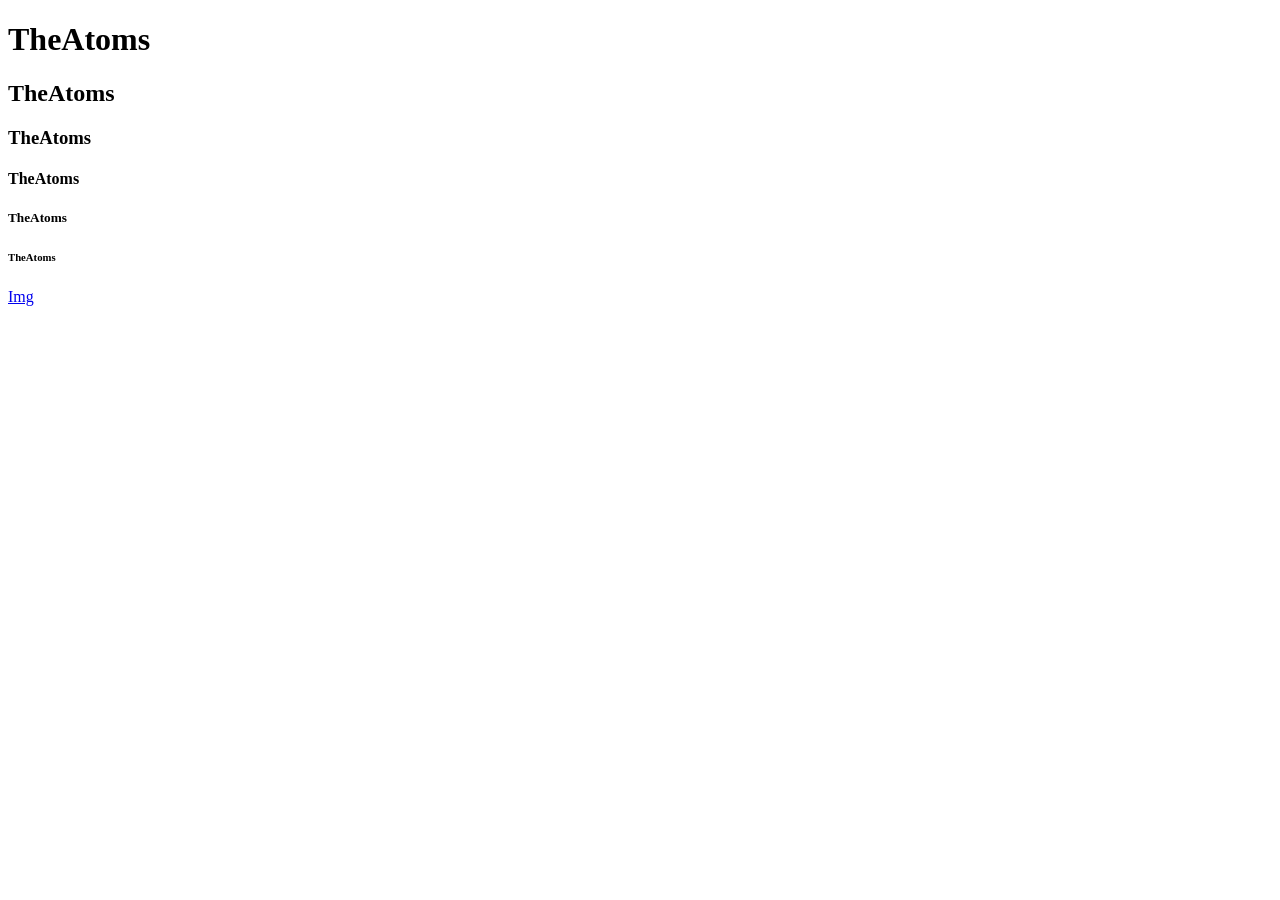
<file: Code Files/2. HTML Basics/index.html>
<!DOCTYPE html>
<html lang="en">
<head>
    <meta charset="UTF-8">
    <meta name="viewport" content="width=device-width, initial-scale=1.0">
    <title>My First Website</title>
</head>
<body>
    <h1>TheAtoms</h1>
    <h2>TheAtoms</h2>
    <h3>TheAtoms</h3>
    <h4>TheAtoms</h4>
    <h5>TheAtoms</h5>
    <h6>TheAtoms</h6>

    <!-- alt + shift + downarrow / alt + shift + uparrow
    option + shift + downarrow / option + shift + uparrow -->

    <!-- <img style="height: 300px; width: 400px;" src="./htmlImg.jpg" alt="HTML Img">

    <hr>

    <br/>
    <br/>
    <br/>
    <br/>
    
    <p><i>T</i>he<b>A</b>toms</p>
    <p>Frontend web dev</p>
    <p><i>Frontend web dev</i></p>

    <p>H<sub>2</sub>O</p>
    <p>2<sup>2</sup> = 4</p>
    
    <img style="height: 300px; width: 400px;" src="./htmlImg.jpg" alt="HTML Img">
    
    <br/>
    <br/>
    <br/>
    <br/>

    <img style="height: 300px; width: 400px;" src="./htmlImg.jpg" alt="HTML Img">

    <hr/>

    <ol>

    </ol> -->

    <!-- <video controls>
        <source src="./flowerVideo.webm" type="video/webm"/>
    </video> -->

    <a href="https://unsplash.com/photos/a-computer-screen-with-the-word-html-on-it-wUbNvDTsOIc">Img</a>
</body>
</html>
</file>
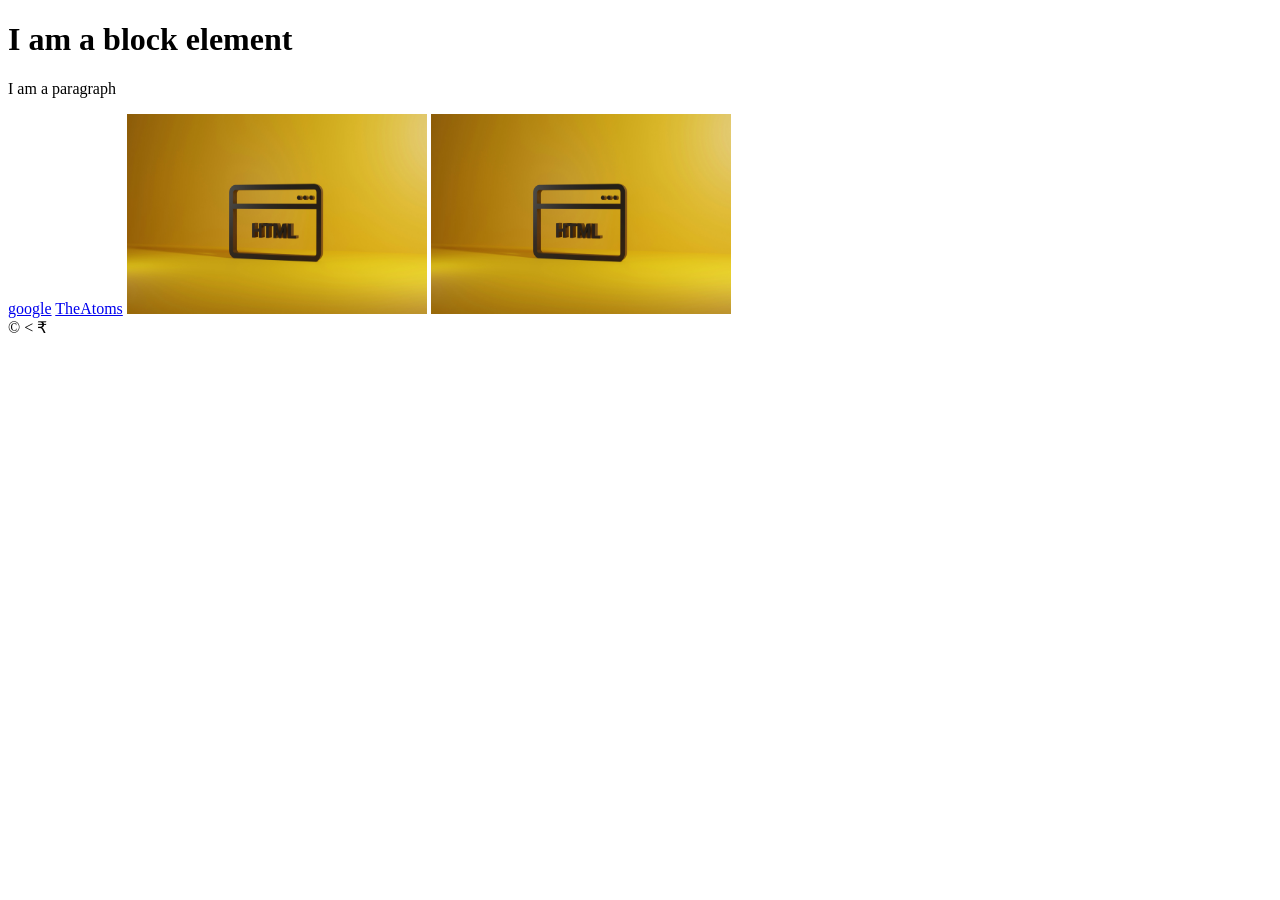
<file: Code Files/3. HTML Intermediate/index.html>
<!DOCTYPE html>
<html lang="en">
<head>
    <meta charset="UTF-8">
    <meta name="viewport" content="width=device-width, initial-scale=1.0">
    <title>Demo</title>
</head>
<body>
    <!-- Block element -->
    
    <div>
        <h1>I am a block element</h1>
        <p>I am a paragraph</p>
    </div>

    <!-- Inline Element -->
    <span>
        <a href="https://www.google.com/">google</a>
        <a href="https://www.google.com/">TheAtoms</a>
    
        <img style="width: 300px; height: 200px;" src="./htmlImg.jpg" alt="HTML Image">
        <img style="width: 300px; height: 200px;" src="./htmlImg.jpg" alt="HTML Image">
    </span>
    
    <br>

    &copy;
    &lt;
    &#8377;

    
</body>
</html>
</file>
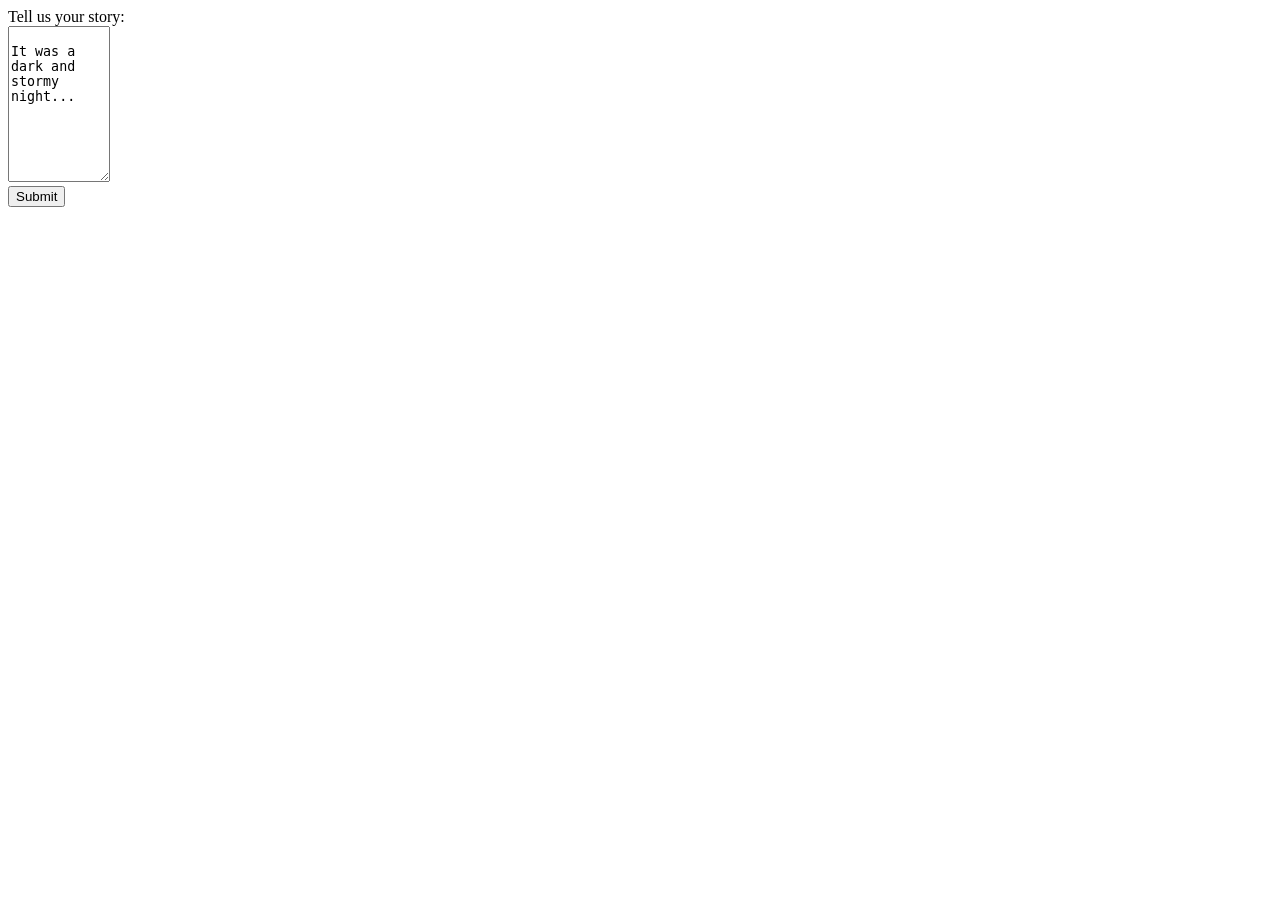
<file: Code Files/4. HTML Advanced/index.html>
<!DOCTYPE html>
<html lang="en">
<head>
    <meta charset="UTF-8">
    <meta name="viewport" content="width=device-width, initial-scale=1.0">
    <title>Exploring Forms</title>
</head>
<body>
    <!-- <form action="./index.js">
       <label for="username">Username</label>
       <input name="user" id="username" type="text" placeholder="username">

       <br>
       <br>

       <label for="password">Password</label>
       <input name="password" id="password" type="password" placeholder="password">
        <br>
        <br>

       <button>Submit</button>
    </form> -->


    <form action="./index.js">
        <label for="story">Tell us your story:</label>
        <br>
        <textarea name="story..." id="story" rows="10" cols="10">
            It was a dark and stormy night...
        </textarea>

        <br>
        <button>Submit</button>
    </form>
</body>
</html>
</file>
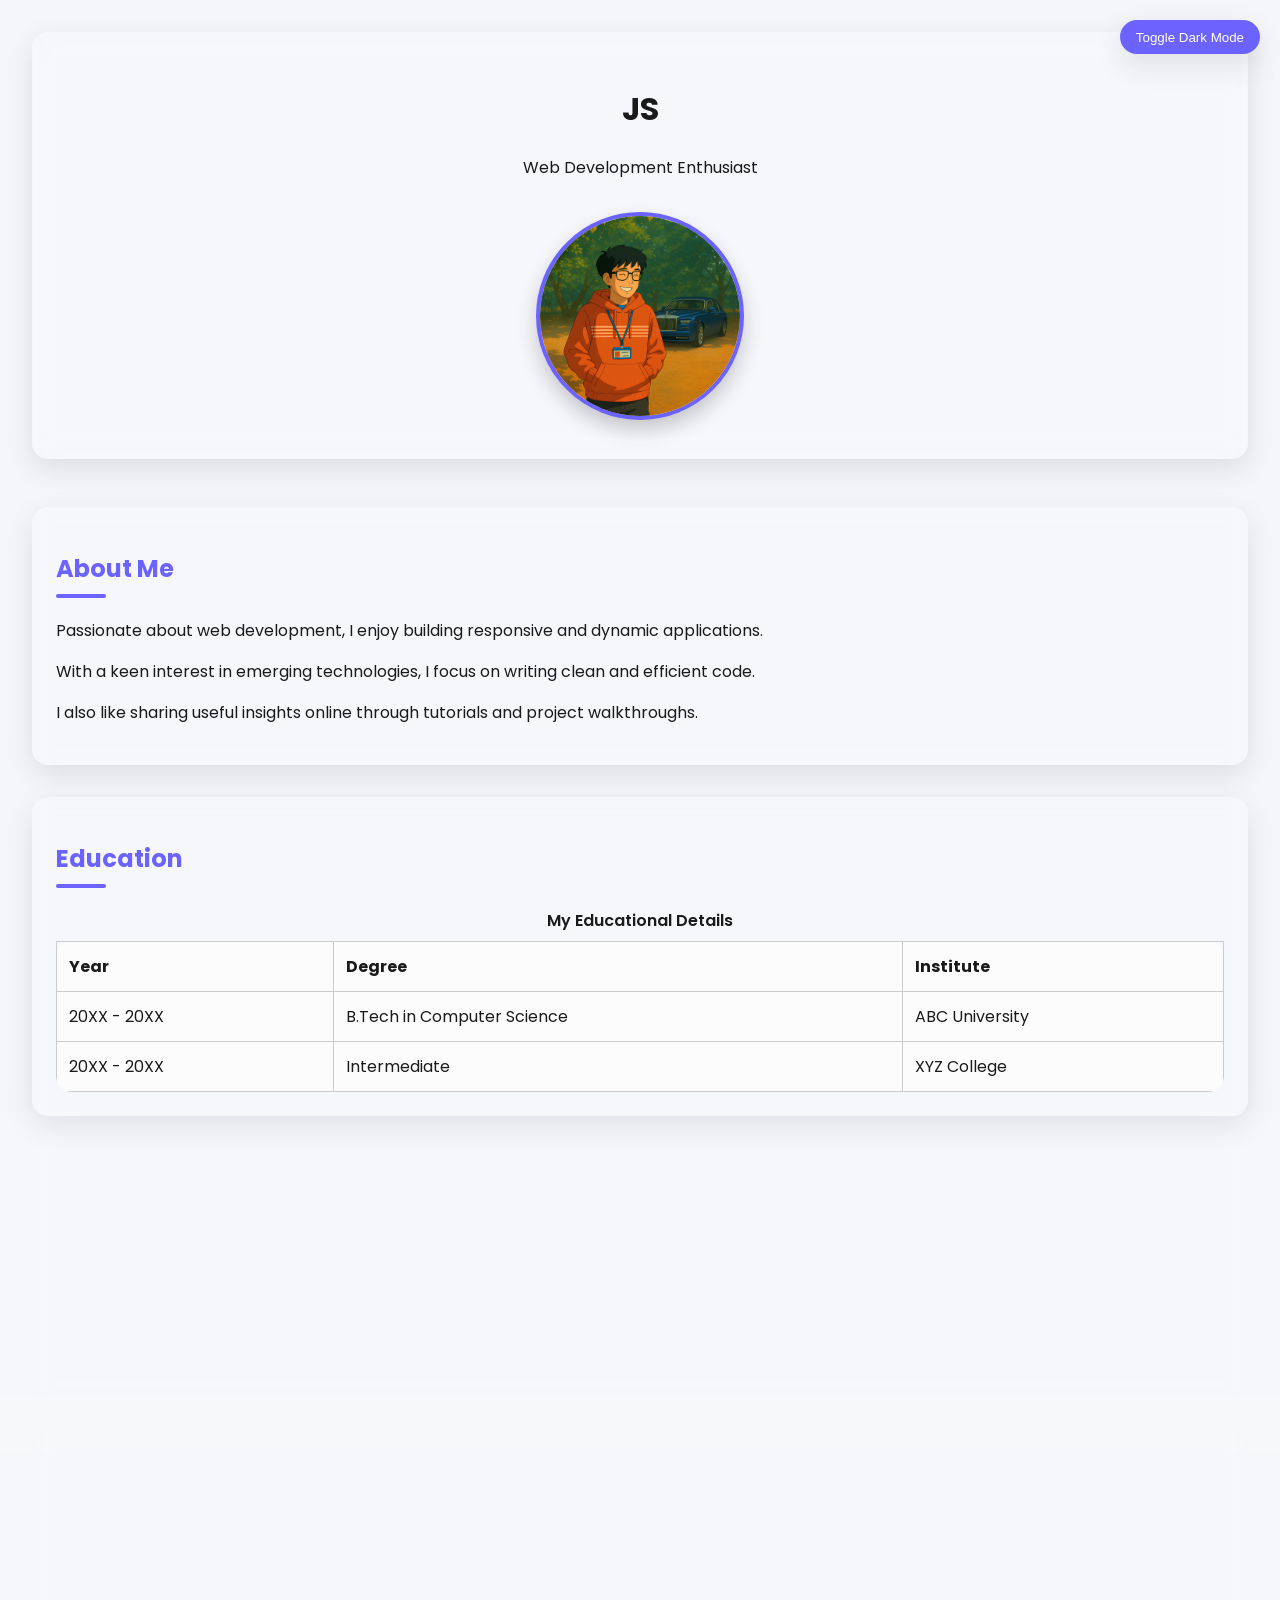
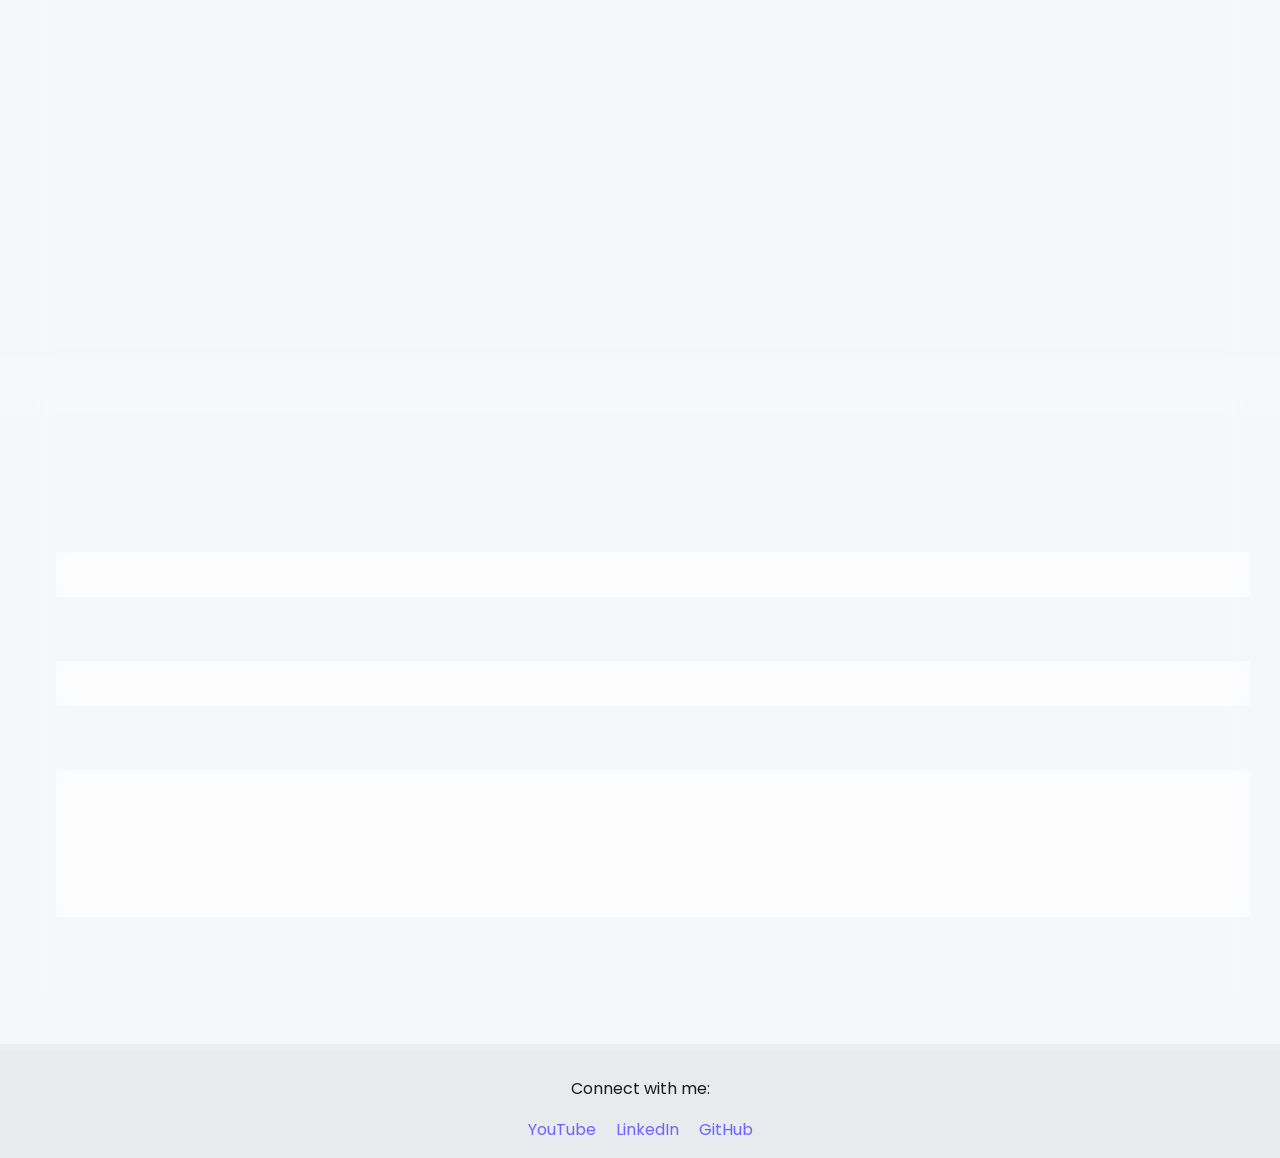
<file: Code Files/5. HTML MiniProject/index.html>
<!DOCTYPE html>
<html lang="en">
<head>
  <meta charset="UTF-8" />
  <meta name="viewport" content="width=device-width, initial-scale=1.0"/>
  <title>JS | Portfolio</title>
  <link rel="stylesheet" href="./styles.css" />
  <link rel="preconnect" href="https://fonts.googleapis.com">
  <link rel="preconnect" href="https://fonts.gstatic.com" crossorigin>
  <link href="https://fonts.googleapis.com/css2?family=Poppins:wght@400;600&display=swap" rel="stylesheet">
</head>
<body>
  
  <!-- Dark Mode Toggle -->
  <button id="darkToggle">Toggle Dark Mode</button>

  <!-- Header Section -->
  <header>
    <h1>JS</h1>
    <p>Web Development Enthusiast</p>
    <img src="./JS.png" alt="John Smith" class="profile-img" />
  </header>

  <main>

    <!-- About Me -->
    <section>
      <h2>About Me</h2>
      <p>Passionate about web development, I enjoy building responsive and dynamic applications.</p>
      <p>With a keen interest in emerging technologies, I focus on writing clean and efficient code.</p>
      <p>I also like sharing useful insights online through tutorials and project walkthroughs.</p>
    </section>

    <!-- Education -->
    <section>
      <h2>Education</h2>
      <table>
        <caption>My Educational Details</caption>
        <thead>
          <tr>
            <th>Year</th>
            <th>Degree</th>
            <th>Institute</th>
          </tr>
        </thead>
        <tbody>
          <tr>
            <td>20XX - 20XX</td>
            <td>B.Tech in Computer Science</td>
            <td>ABC University</td>
          </tr>
          <tr>
            <td>20XX - 20XX</td>
            <td>Intermediate</td>
            <td>XYZ College</td>
          </tr>
        </tbody>
      </table>
    </section>

    <!-- Skills -->
    <section>
      <h2>Skills</h2>
      <ul>
        <li>HTML</li>
        <li>CSS</li>
        <li>JavaScript</li>
        <li>C Language</li>
      </ul>
    </section>

    <!-- Projects -->
    <section>
      <h2>Projects</h2>
      <div>
        <p><b>StudyBuddy</b> | <i>React, Node.js, MongoDB</i> - Mar 2025</p>
        <ul>
          <li>Web app for students to collaborate and share resources.</li>
          <li>Real-time chat and notifications using WebSockets.</li>
          <li>User authentication and role-based access control.</li>
        </ul>
      </div>

      <div>
        <p><b>FoodFinder</b> | <i>Vue.js, Firebase</i> - Jan 2025</p>
        <ul>
          <li>Search and review restaurants with real-time features.</li>
          <li>Firestore for database and authentication.</li>
          <li>Bookmark and share favorite places.</li>
        </ul>
      </div>

      <div>
        <p><b>TaskMaster</b> | <i>Angular, Express, MySQL</i> - Oct 2024</p>
        <ul>
          <li>Task management features with deadlines and reminders.</li>
          <li>REST APIs for task operations.</li>
          <li>User dashboard with progress charts.</li>
        </ul>
      </div>
    </section>

    <!-- Contact Me -->
    <section>
      <h2>Contact Me</h2>
      <form action="/">
        <label for="name">Name:</label>
        <input id="name" type="text" name="name" required>

        <label for="email">Email:</label>
        <input id="email" type="email" name="email" required>

        <label for="message">Message:</label>
        <textarea id="message" name="message" rows="5" required></textarea>

        <button type="submit">Send Message</button>
      </form>
    </section>

  </main>

  <footer>
    <p>Connect with me:</p>
    <a href="https://youtube.com/" target="_blank">YouTube</a>
    <a href="#">LinkedIn</a>
    <a href="#">GitHub</a>
  </footer>

  <script>
    document.getElementById("darkToggle").addEventListener("click", () => {
      document.body.classList.toggle("dark-mode");
    });
  </script>

</body>
</html>
</file>
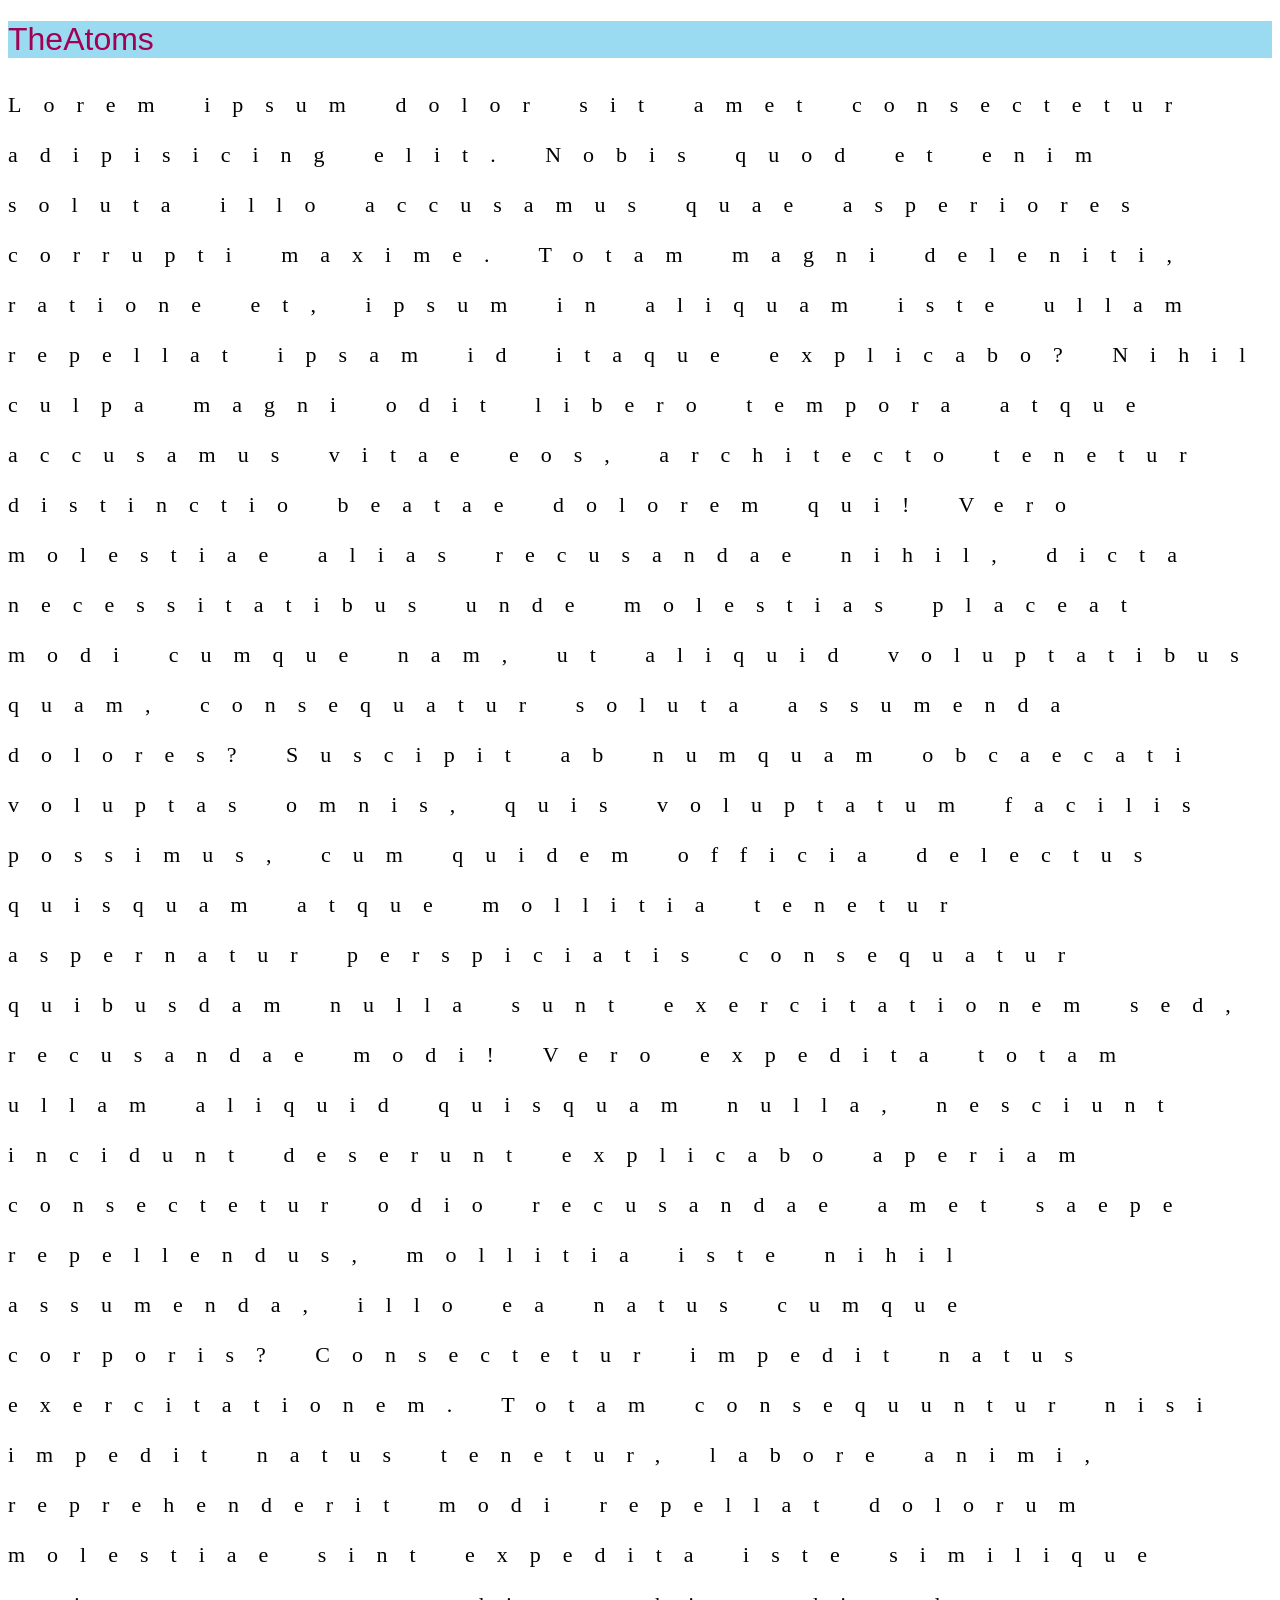
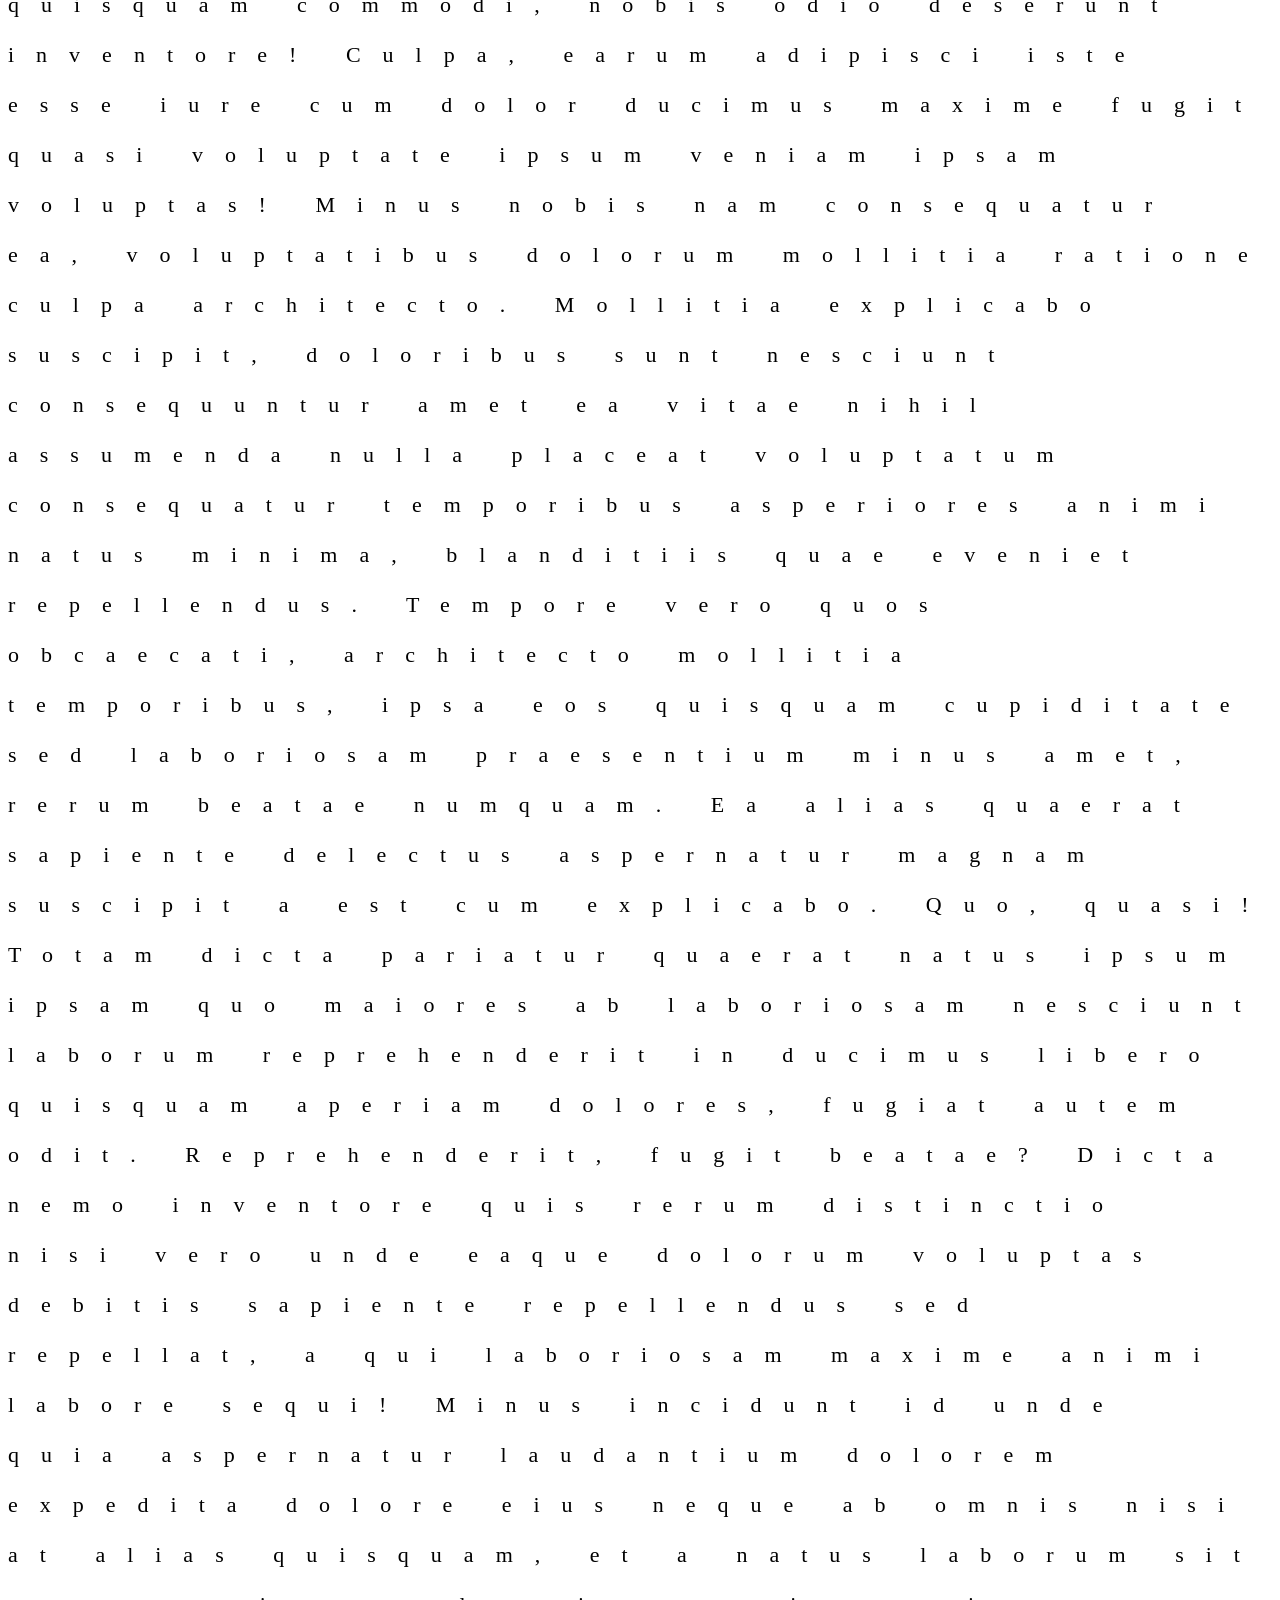
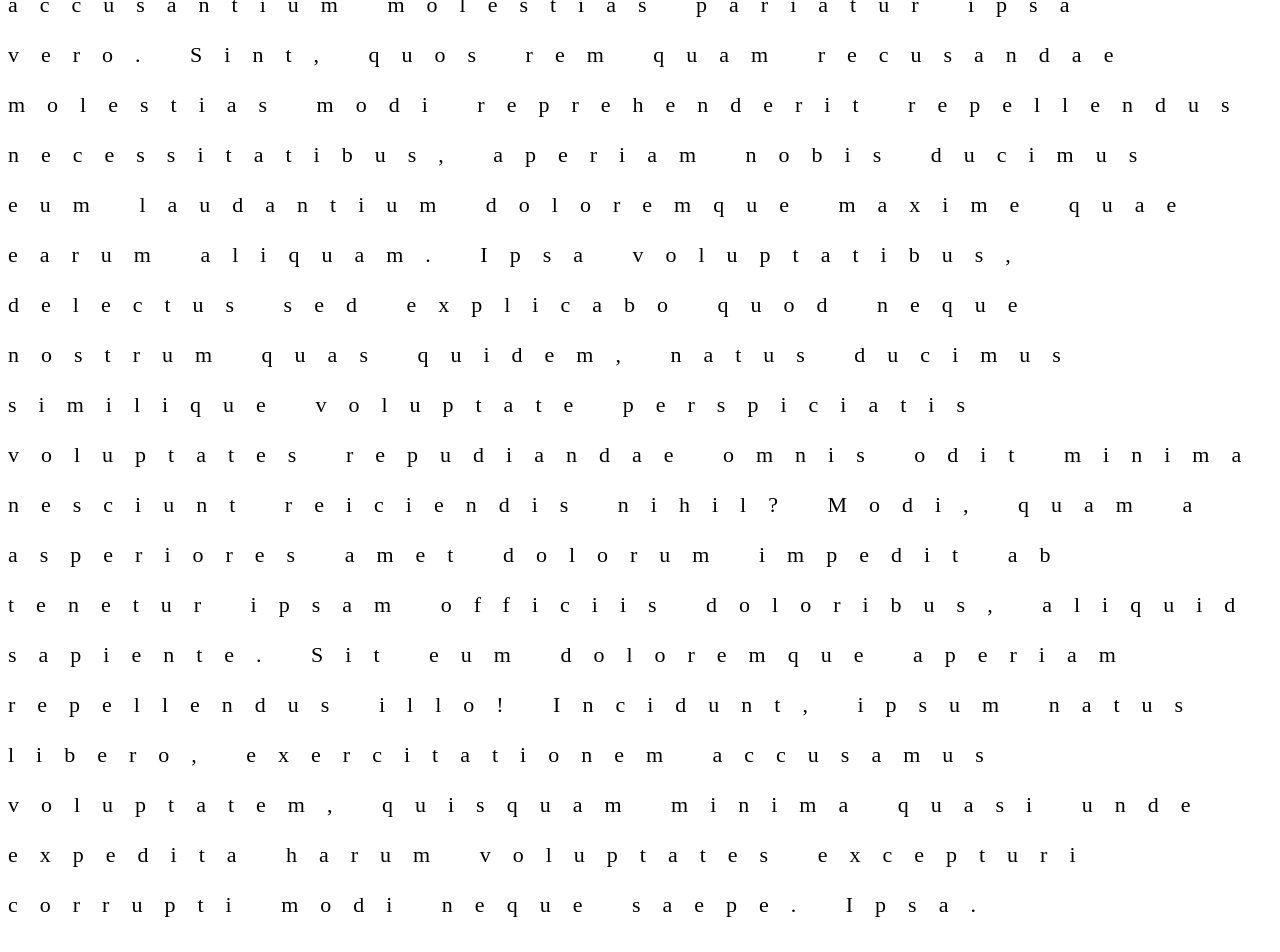
<file: Code Files/6. CSS Basics/index.html>
<!DOCTYPE html>
<html lang="en">
<head>
    <meta charset="UTF-8">
    <meta name="viewport" content="width=device-width, initial-scale=1.0">
    <title>CSS Basics</title>

    <link rel="stylesheet" href="./styles.css">
</head>
<body>
    <h1>TheAtoms</h1>

    <p>Lorem ipsum dolor sit amet consectetur adipisicing elit. Nobis quod et enim soluta illo accusamus quae asperiores corrupti maxime. Totam magni deleniti, ratione et, ipsum in aliquam iste ullam repellat ipsam id itaque explicabo? Nihil culpa magni odit libero tempora atque accusamus vitae eos, architecto tenetur distinctio beatae dolorem qui! Vero molestiae alias recusandae nihil, dicta necessitatibus unde molestias placeat modi cumque nam, ut aliquid voluptatibus quam, consequatur soluta assumenda dolores? Suscipit ab numquam obcaecati voluptas omnis, quis voluptatum facilis possimus, cum quidem officia delectus quisquam atque mollitia tenetur aspernatur perspiciatis consequatur quibusdam nulla sunt exercitationem sed, recusandae modi! Vero expedita totam ullam aliquid quisquam nulla, nesciunt incidunt deserunt explicabo aperiam consectetur odio recusandae amet saepe repellendus, mollitia iste nihil assumenda, illo ea natus cumque corporis? Consectetur impedit natus exercitationem. Totam consequuntur nisi impedit natus tenetur, labore animi, reprehenderit modi repellat dolorum molestiae sint expedita iste similique quisquam commodi, nobis odio deserunt inventore! Culpa, earum adipisci iste esse iure cum dolor ducimus maxime fugit quasi voluptate ipsum veniam ipsam voluptas! Minus nobis nam consequatur ea, voluptatibus dolorum mollitia ratione culpa architecto. Mollitia explicabo suscipit, doloribus sunt nesciunt consequuntur amet ea vitae nihil assumenda nulla placeat voluptatum consequatur temporibus asperiores animi natus minima, blanditiis quae eveniet repellendus. Tempore vero quos obcaecati, architecto mollitia temporibus, ipsa eos quisquam cupiditate sed laboriosam praesentium minus amet, rerum beatae numquam. Ea alias quaerat sapiente delectus aspernatur magnam suscipit a est cum explicabo. Quo, quasi! Totam dicta pariatur quaerat natus ipsum ipsam quo maiores ab laboriosam nesciunt laborum reprehenderit in ducimus libero quisquam aperiam dolores, fugiat autem odit. Reprehenderit, fugit beatae? Dicta nemo inventore quis rerum distinctio nisi vero unde eaque dolorum voluptas debitis sapiente repellendus sed repellat, a qui laboriosam maxime animi labore sequi! Minus incidunt id unde quia aspernatur laudantium dolorem expedita dolore eius neque ab omnis nisi at alias quisquam, et a natus laborum sit accusantium molestias pariatur ipsa vero. Sint, quos rem quam recusandae molestias modi reprehenderit repellendus necessitatibus, aperiam nobis ducimus eum laudantium doloremque maxime quae earum aliquam. Ipsa voluptatibus, delectus sed explicabo quod neque nostrum quas quidem, natus ducimus similique voluptate perspiciatis voluptates repudiandae omnis odit minima nesciunt reiciendis nihil? Modi, quam a asperiores amet dolorum impedit ab tenetur ipsam officiis doloribus, aliquid sapiente. Sit eum doloremque aperiam repellendus illo! Incidunt, ipsum natus libero, exercitationem accusamus voluptatem, quisquam minima quasi unde expedita harum voluptates excepturi corrupti modi neque saepe. Ipsa.</p>
    </body>
</html>
</file>
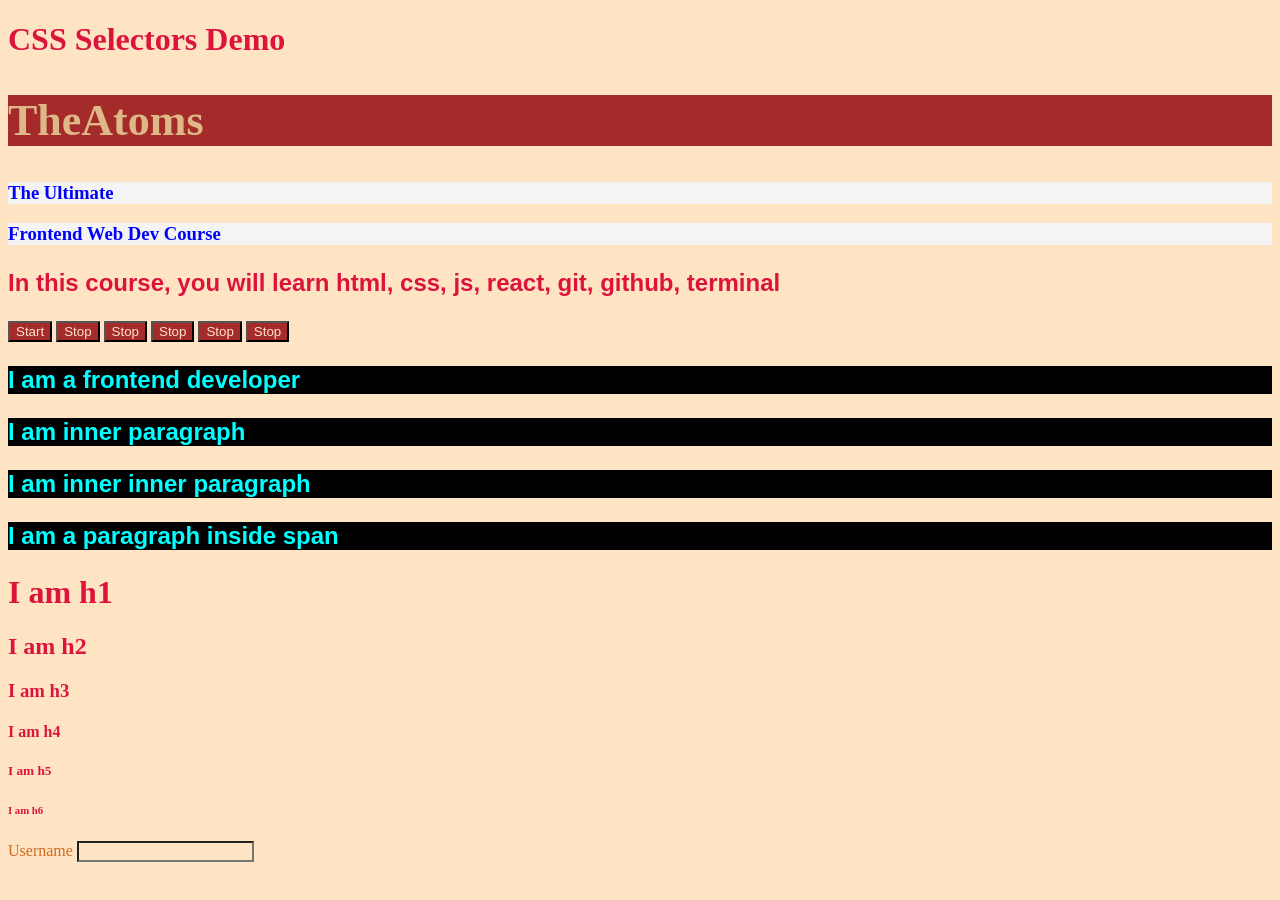
<file: Code Files/7. CSS Selectors Part-1/1. Simple Selectors/index.html>
<!DOCTYPE html>
<html lang="en">
<head>
    <meta charset="UTF-8">
    <meta name="viewport" content="width=device-width, initial-scale=1.0">
    <title>CSS Selectors Part-1</title>

    <link rel="stylesheet" href="./styles.css">
</head>
<body>
    <h1>CSS Selectors Demo</h1>
    <h2 class="org-name">TheAtoms</h2>

    <!-- Id attributes -->
    <h3 id="sub-heading">The Ultimate</h3>
    <h3 id="sub-heading">Frontend Web Dev Course</h3>

    <p>In this course, you will learn html, css, js, react, git, github, terminal</p>

    <!-- Class attributes -->
    <button class="btn">Start</button>
    <button class="btn">Stop</button>
    <button class="btn">Stop</button>
    <button class="btn">Stop</button>
    <button class="btn">Stop</button>
    <button class="btn">Stop</button>

    <!-- Descendant Selector -->
    <div>
        <p>I am a frontend developer</p>

        <div>
            <p>I am inner paragraph</p>

            <div>
                <p>I am inner inner paragraph</p>

                <span>
                    <p>I am a paragraph inside span</p>
                </span>
            </div>
        </div>
    </div>

    <!-- Group Selector -->
    <h1>I am h1</h1>
    <h2>I am h2</h2>
    <h3>I am h3</h3>
    <h4>I am h4</h4>
    <h5>I am h5</h5>
    <h6>I am h6</h6>


    <form action="">
        <label for="username">Username</label>
        <input type="text" id="username">
    </form>
    
    <script>
        // Id
        console.log("this is for id attribute");
        let subHeading = document.getElementById("sub-heading");
        console.log(subHeading);
        console.log(subHeading.innerText);

        console.log("--------------------");

        // Class
        console.log("this is for class attribute");
        let btn = document.getElementsByClassName("btn");
        console.log(btn);

        for (let i = 0 ; i < btn.length ; i++) {
            console.log(btn[i]);
            console.log(btn[i].innerText)
        }
    </script>
</body>
</html>
</file>
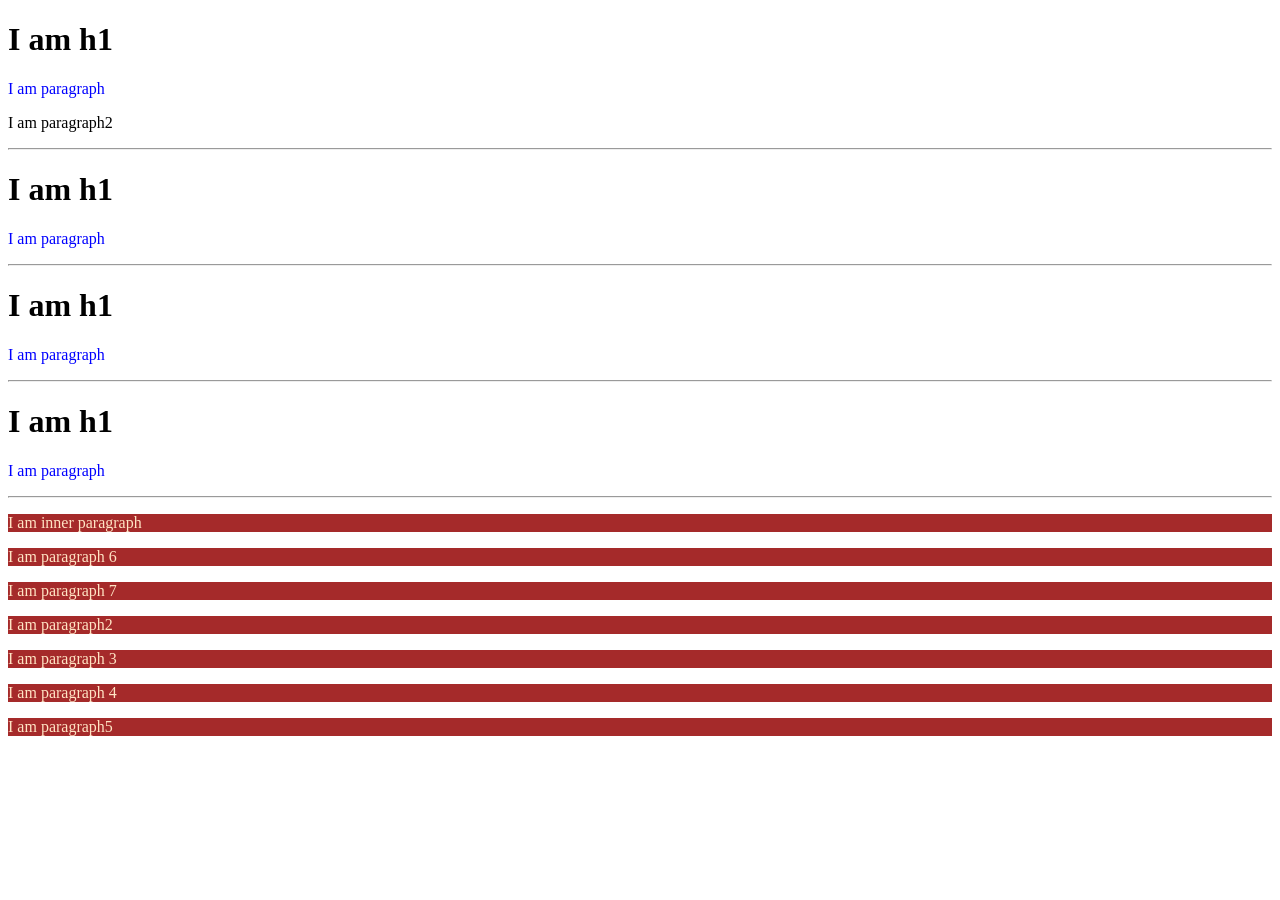
<file: Code Files/7. CSS Selectors Part-1/2. Combination Selectors/index.html>
<!DOCTYPE html>
<html lang="en">
<head>
    <meta charset="UTF-8">
    <meta name="viewport" content="width=device-width, initial-scale=1.0">
    <title>CSS Selectors Part-1 (Combination Selectors)</title>

    <link rel="stylesheet" href="./styles.css">
</head>
<body>
    <!-- Adjacent Sibling Combinator -->
    <h1>I am h1</h1>
    <p>I am paragraph</p>
    <p>I am paragraph2</p>

    <hr>
    
     <h1>I am h1</h1>
    <p>I am paragraph</p>

    <hr>

     <h1>I am h1</h1>
    <p>I am paragraph</p>

    <hr>

     <h1>I am h1</h1>
    <p>I am paragraph</p>

    <hr>


    <!-- Child Combinator -->
     <div>
        <p>I am inner paragraph</p>

        <span>
            <p>I am paragraph 6</p>
            <p>I am paragraph 7</p>
        </span>
        
        <!-- inner div -->
        <div>
            <p>I am paragraph2</p>

            <span>
                <p>I am paragraph 3</p>
            </span>

            <p>I am paragraph 4</p>
        </div>

        <p>I am paragraph5</p>
     </div>
</body>
</html>
</file>
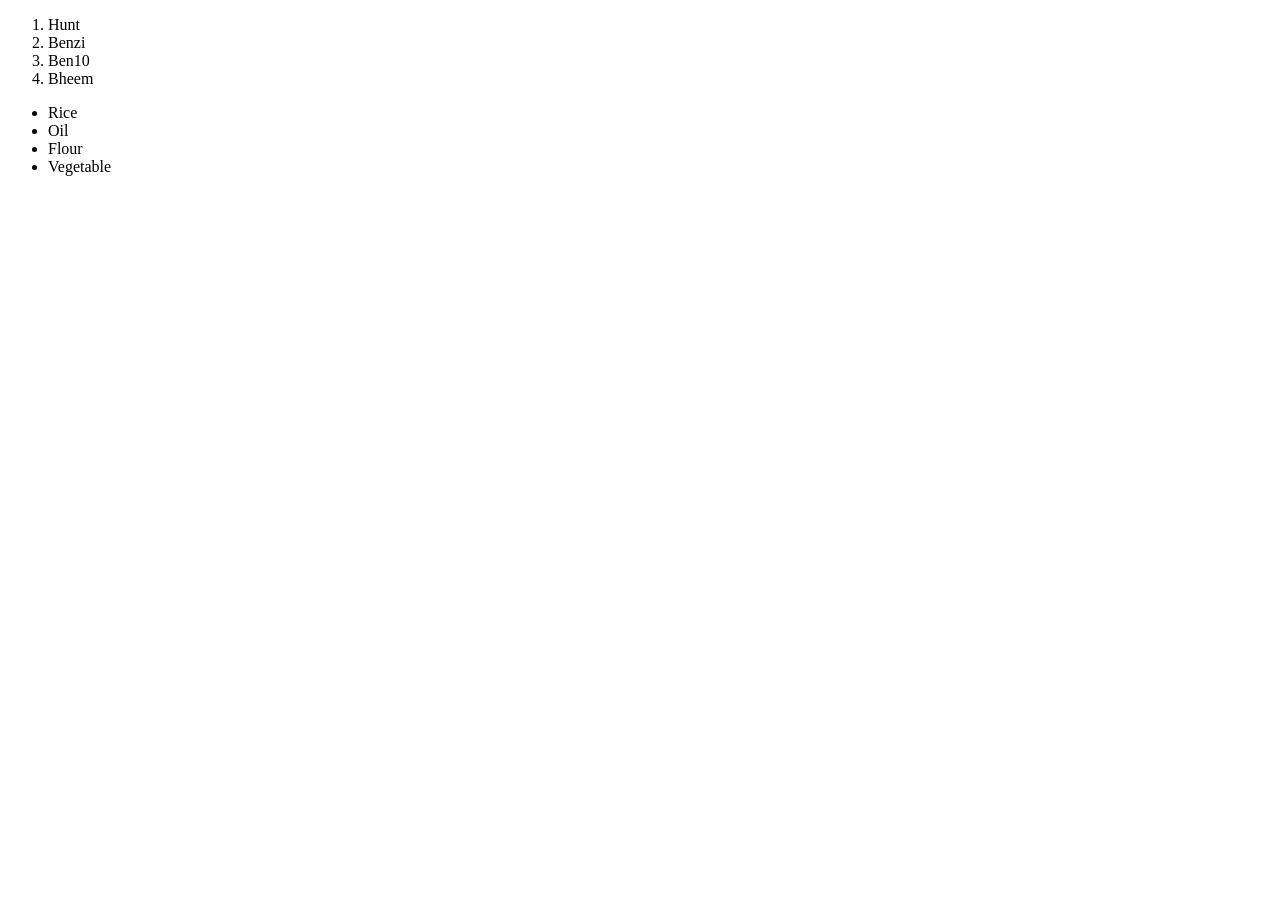
<file: Code Files/2. HTML Basics/lists.html>
<!DOCTYPE html>
<html lang="en">
<head>
    <meta charset="UTF-8">
    <meta name="viewport" content="width=device-width, initial-scale=1.0">
    <title>Lists</title>
</head>
<body>
    <ol>
        <li>Hunt</li>
        <li>Benzi</li>
        <li>Ben10</li>
        <li>Bheem</li>
    </ol>

    <ul>
        <li>Rice</li>
        <li>Oil</li>
        <li>Flour</li>
        <li>Vegetable</li>
    </ul>
</body>
</html>
</file>
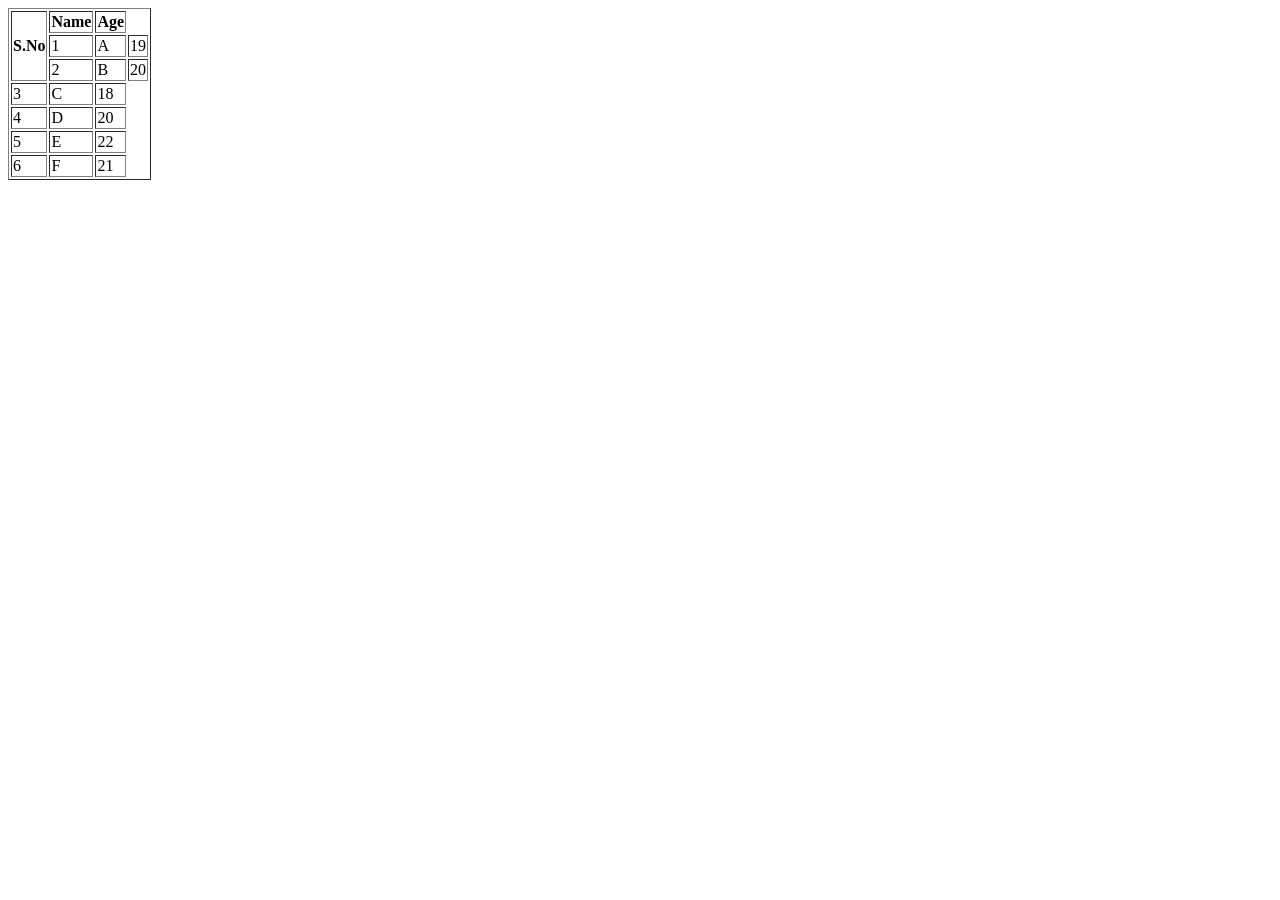
<file: Code Files/3. HTML Intermediate/table.html>
<!DOCTYPE html>
<html lang="en">
<head>
    <meta charset="UTF-8">
    <meta name="viewport" content="width=device-width, initial-scale=1.0">
    <title>Table Demo</title>
</head>
<body>
    <table border="1">
        <!-- First Row -->
        
       
            <tr>
                <th rowspan="3">S.No</th>
                <th>Name</th>
                <th>Age</th>
            </tr>
        
        
       
            <!-- Second Row -->
            <tr>
                <td>1</td>
                <td>A</td>
                <td>19</td>
            </tr>
            
            <!-- Third Row -->
            <tr>
                <td>2</td>
                <td>B</td>
                <td>20</td>
            </tr>
    
            <!-- Fourth Row -->
            <tr>
                <td>3</td>
                <td>C</td>
                <td>18</td>
            </tr>
    
            <!-- Fifth Row  -->
            <tr>
                <td>4</td>
                <td>D</td>
                <td>20</td>
            </tr>
    
            <!-- Sixth Row -->
            <tr>
                <td>5</td>
                <td>E</td>
                <td>22</td>
            </tr>
    
            <!-- Seventh Row -->
            <tr>
                <td>6</td>
                <td>F</td>
                <td>21</td>
            </tr>
        </tbody>
    </table>
    
</body>
</html>
</file>
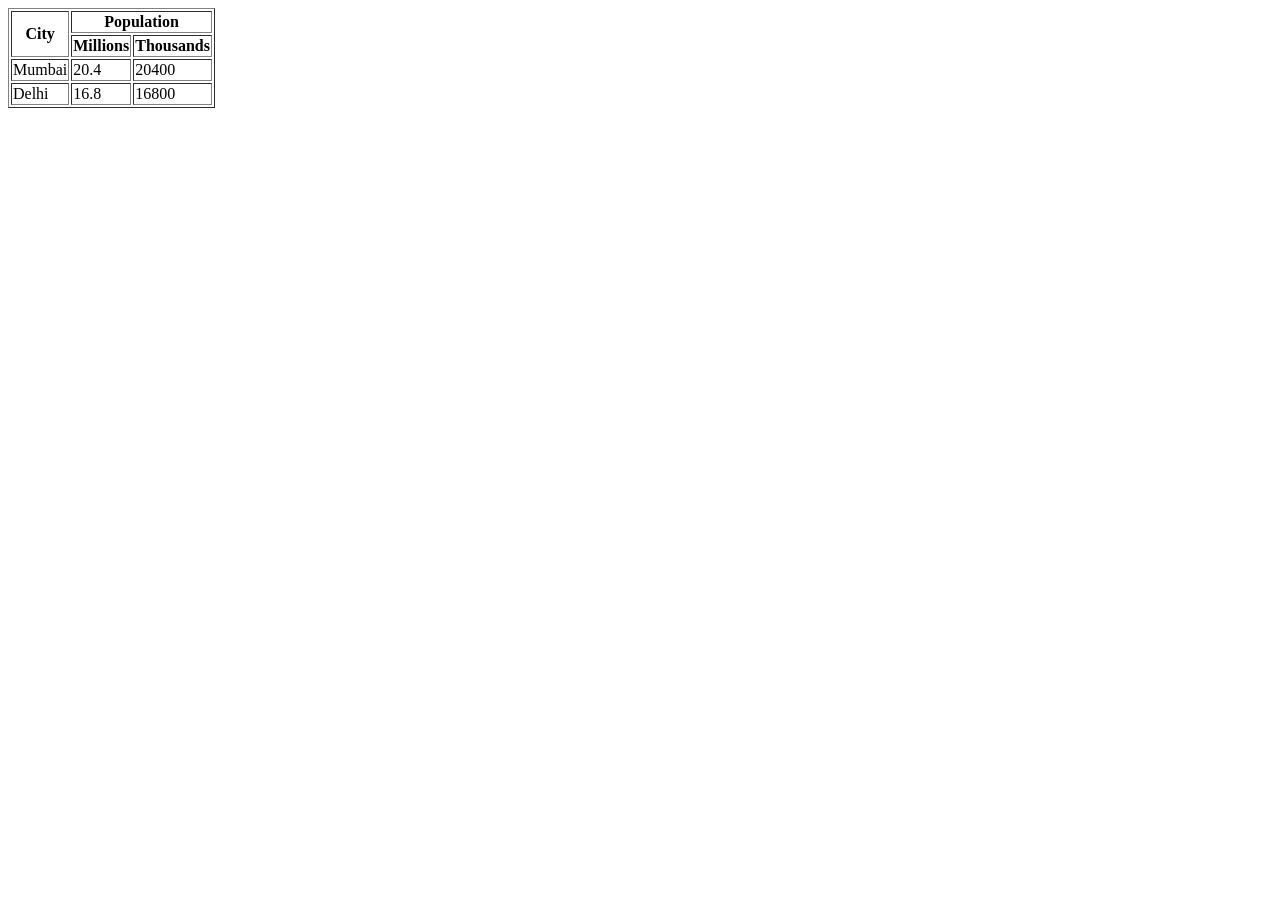
<file: Code Files/3. HTML Intermediate/task.html>
<!DOCTYPE html>
<html lang="en">
<head>
    <meta charset="UTF-8">
    <meta name="viewport" content="width=device-width, initial-scale=1.0">
    <title>Task</title>
</head>
<body>
    <table border="1">
        <!-- First Row -->
        <tr>
            <th rowspan="2">City</th>
            <th colspan="2">Population</th>
        </tr>

        <!-- Second Row -->
        <tr>
            <th>Millions</th>
            <th>Thousands</th>
        </tr>

        <!-- Third Row -->
        <tr>
            <td>Mumbai</td>
            <td>20.4</td>
            <td>20400</td>
        </tr>

        <!-- Fourth Row -->
        <tr>
            <td>Delhi</td>
            <td>16.8</td>
            <td>16800</td>
        </tr>
    </table>
</body>
</html>
</file>
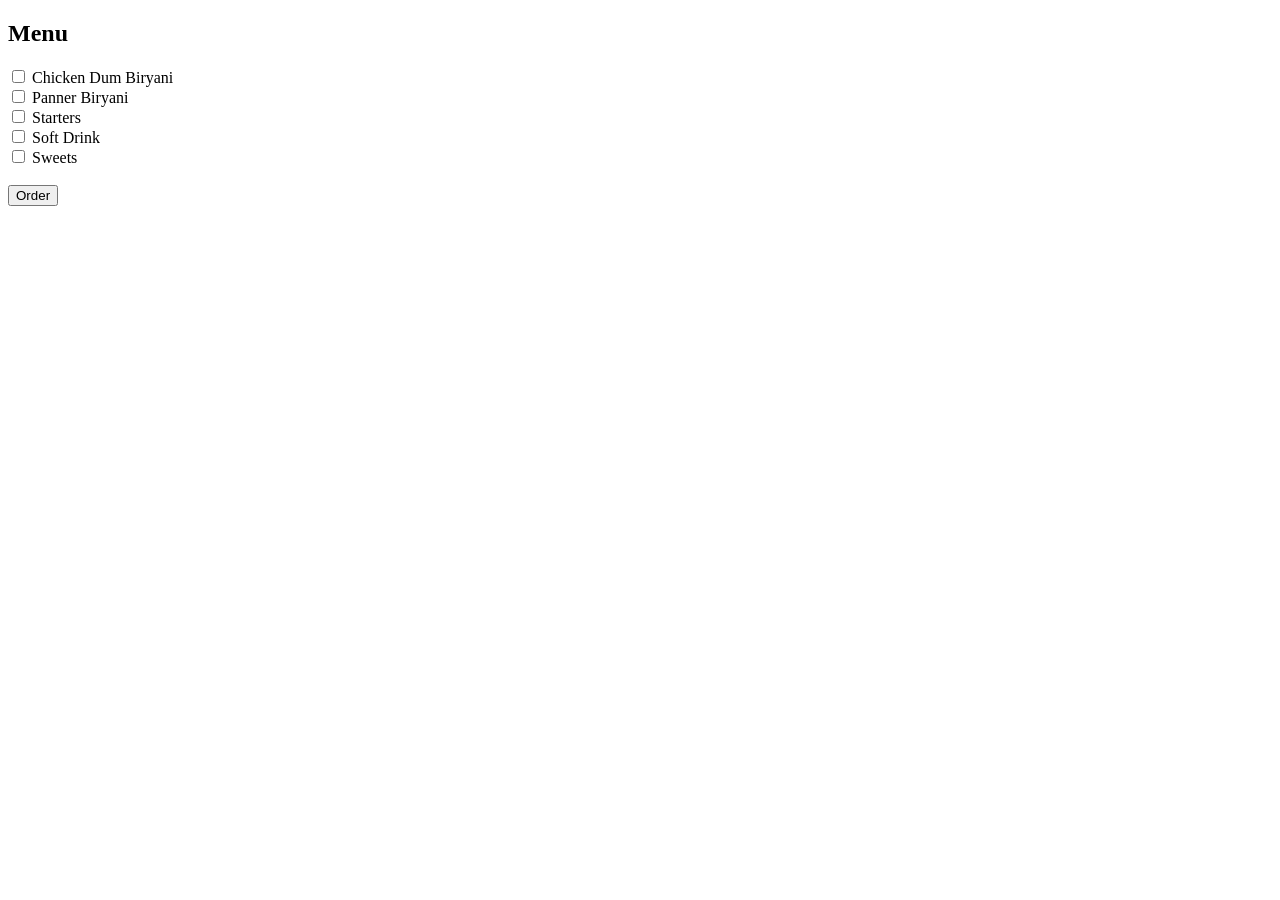
<file: Code Files/4. HTML Advanced/checkbox.html>
<!DOCTYPE html>
<html lang="en">
<head>
    <meta charset="UTF-8">
    <meta name="viewport" content="width=device-width, initial-scale=1.0">
    <title>Checkbox</title>
</head>
<body>
    <form action="./index.js">
        <h2>Menu</h2>

        <input name="order" id="chicken-dum" type="checkbox" value="chicken-dum">
        <label for="chicken-dum">Chicken Dum Biryani</label>

        <br>

        <input name="order" id="panner-biryani" type="checkbox" value="panner-biryani">
        <label for="panner-biryani">Panner Biryani</label>

        <br>

        <input name="order" id="starters" type="checkbox" value="starters">
        <label for="starters">Starters</label>

        <br>

        <input name="order" id="soft-drink" type="checkbox" value="soft-drink">
        <label for="soft-drink">Soft Drink</label>

        <br>

        <input name="order" id="sweets" type="checkbox" value="sweets">
        <label for="sweets">Sweets</label>

        <br>
        <br>

        <button>Order</button>
    </form>
</body>
</html>
</file>
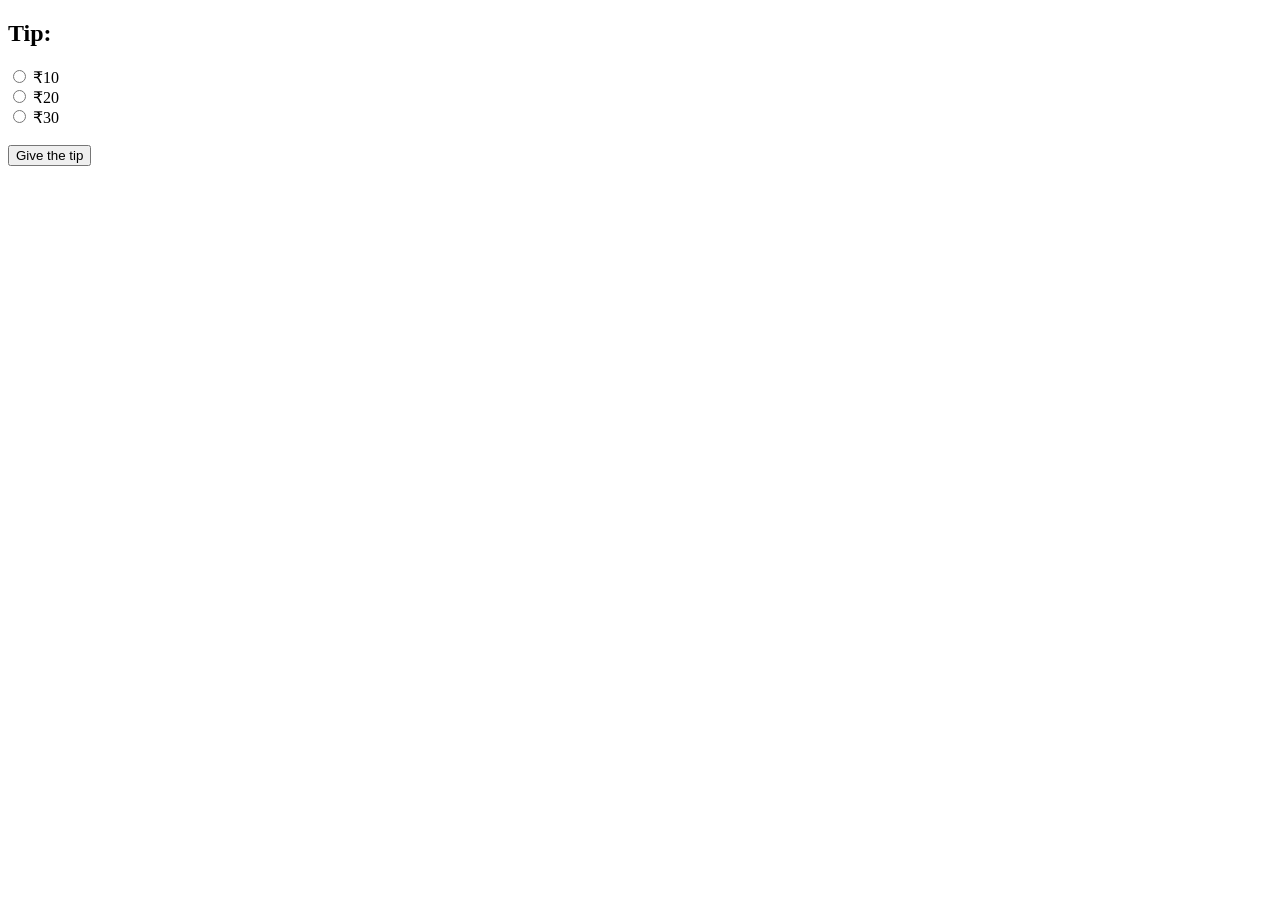
<file: Code Files/4. HTML Advanced/radio.html>
<!DOCTYPE html>
<html lang="en">
<head>
    <meta charset="UTF-8">
    <meta name="viewport" content="width=device-width, initial-scale=1.0">
    <title>Radio</title>
</head>
<body>
    <form action="./index.js">
        <h2>Tip:</h2>


        <input name="tip" id="10rupees-tip" type="radio" value="10">
        <label for="10rupees-tip">&#8377;10</label>
        
        <br>

       <input name="tip" id="20rupees-tip" type="radio" value="20">
       <label for="20rupees-tip">&#8377;20</label>

       <br>
       
       <input name="tip" id="30rupees-tip" type="radio" value="30">
       <label for="30rupees-tip">&#8377;30</label>


       <br>
       <br>

       <button>Give the tip</button>
    </form>
</body>
</html>
</file>
<file: Code Files/5. HTML MiniProject/styles.css>
/* Global Styles */
:root {
  --primary-accent: #6C63FF;
  --background-light: #f5f6fa;
  --background-dark: #1e1e2f;
  --text-light: #1a1a1a;
  --text-dark: #eaeaea;
  --glass-bg: rgba(255, 255, 255, 0.15);
  --glass-dark: rgba(30, 30, 47, 0.25);
  --border-radius: 16px;
  --box-shadow: 0 10px 30px rgba(0, 0, 0, 0.1);
}

body {
  font-family: 'Poppins', sans-serif;
  background: var(--background-light);
  color: var(--text-light);
  margin: 0;
  padding: 0;
  transition: all 0.3s ease-in-out;
}

.dark-mode {
  background: var(--background-dark);
  color: var(--text-dark);
}

/* Header */
header {
  text-align: center;
  padding: 2rem 1rem;
  background: var(--glass-bg);
  backdrop-filter: blur(12px);
  box-shadow: var(--box-shadow);
  margin: 2rem;
  border-radius: var(--border-radius);
  transition: all 0.3s ease-in-out;
}

/* Main Layout */
main {
  display: grid;
  gap: 2rem;
  padding: 1rem 2rem;
}

/* Section Styling */
section {
  padding: 1.5rem;
  border-radius: var(--border-radius);
  background: var(--glass-bg);
  backdrop-filter: blur(10px);
  box-shadow: var(--box-shadow);
  transition: all 0.3s ease-in-out;
}

.dark-mode section {
  background: var(--glass-dark);
}

section h2 {
  color: var(--primary-accent);
}

/* Table Styling */
table {
  width: 100%;
  border-collapse: collapse;
  margin-top: 1rem;
}

table th, table td {
  padding: 12px;
  border: 1px solid #ccc;
  text-align: left;
}

caption {
  font-weight: 600;
  margin-bottom: 0.5rem;
}

/* Skills List */
ul {
  list-style: none;
  padding: 0;
}

ul li::before {
  content: "✔️";
  margin-right: 0.5rem;
  color: var(--primary-accent);
}

/* Projects */
section > div {
  margin-top: 1rem;
  transition: transform 0.3s ease-in-out;
}

section > div:hover {
  transform: scale(1.02);
}

/* Form */
form {
  display: grid;
  gap: 1rem;
}

input, textarea {
  width: 100%;
  padding: 0.75rem;
  border: 1px solid #ccc;
  border-radius: var(--border-radius);
  font-size: 1rem;
  transition: all 0.3s ease-in-out;
  background: rgba(255,255,255,0.5);
  backdrop-filter: blur(4px);
}

input:focus, textarea:focus {
  border-color: var(--primary-accent);
  outline: none;
}

/* Buttons */
button {
  background: var(--primary-accent);
  color: white;
  padding: 0.75rem 1.5rem;
  border: none;
  border-radius: var(--border-radius);
  cursor: pointer;
  transition: all 0.3s ease-in-out;
}

button:hover {
  transform: scale(1.05);
  box-shadow: 0 8px 20px rgba(108, 99, 255, 0.4);
}

/* Footer */
footer {
  text-align: center;
  padding: 1rem;
  margin-top: 2rem;
  background-color: rgba(0,0,0,0.05);
}

footer a {
  color: var(--primary-accent);
  margin: 0 0.5rem;
  text-decoration: none;
  transition: color 0.3s ease-in-out;
}

footer a:hover {
  color: #4e47e0;
}

/* Animations */
@keyframes fadeInUp {
  from {
    opacity: 0;
    transform: translateY(40px);
  }
  to {
    opacity: 1;
    transform: translateY(0);
  }
}

section {
  animation: fadeInUp 0.8s ease-in-out;
}

/* Dark Mode Toggle Button */
#darkToggle {
  position: fixed;
  top: 20px;
  right: 20px;
  background: var(--primary-accent);
  color: white;
  border: none;
  padding: 0.6rem 1rem;
  border-radius: 30px;
  cursor: pointer;
  z-index: 1000;
  box-shadow: var(--box-shadow);
  transition: all 0.3s ease-in-out;
}

.profile-img {
  height: 200px;
  width: 200px;
  object-fit: cover;
  border-radius: 50%;
  border: 4px solid var(--primary-accent);
  box-shadow: 0 10px 20px rgba(0, 0, 0, 0.2);
  margin-top: 1rem;
  transition: transform 0.3s ease-in-out;
}

.profile-img:hover {
  transform: scale(1.05);
}

form label {
  font-weight: 600;
  margin-bottom: 0.5rem;
  display: inline-block;
}

textarea {
  resize: vertical;
  min-height: 120px;
}

table {
  background-color: rgba(255, 255, 255, 0.6);
  border-radius: var(--border-radius);
  overflow: hidden;
}

.dark-mode table {
  background-color: rgba(30, 30, 47, 0.3);
}

section h2::after {
  content: '';
  display: block;
  width: 50px;
  height: 4px;
  background: var(--primary-accent);
  margin-top: 0.5rem;
  border-radius: 4px;
}
</file>
<file: Code Files/6. CSS Basics/styles.css>
h1 {
    color: #9f0254;
    background-color: rgb(154, 219, 242);
    font-family: Verdanaa, Genneva, Taahoma, sans-serif;
    font-weight: normal;
}

p {
    font-size: 22px;
    line-height: 50px;
    letter-spacing: 22px
}
</file>
<file: Code Files/7. CSS Selectors Part-1/1. Simple Selectors/styles.css>
/* Universal Selector */
* {
    background-color: bisque;
    color: chocolate;
}

/* Element Selector */
p {
    font-family: Verdana, Geneva, Tahoma, sans-serif;
    font-weight: bold;
    font-size: 24px;
}

/* Id Selector */
#sub-heading {
    color: blue;
    background-color: #f4f4f4;
}

#another-sub-heading {
    color: blue;
    background-color: #f4f4f4;
}

/* Class Selector */
.org-name {
    color: burlywood;
    background-color: brown;
    font-size: 44px;
}

.btn {
    color: bisque;
    background-color: brown;
}

/* Descandant Selector */
div p {
   color: aqua; 
   background-color: black;
   font-size: 24px;
}

/* class selector for heading */
/* .headings {
    color: crimson;
} */

/* Group Selector */
h1, h2, h3, h4, h5, h6, p {
    color: crimson;
}
</file>
<file: Code Files/7. CSS Selectors Part-1/2. Combination Selectors/styles.css>
/* Adjacent Sibling Combinator */
h1 + p {
    color: blue;
}

/* Child Combinator */
div > p {
    color: bisque;
    background-color: brown;
}

/* Descendant Selector */
div p {
    color: bisque;
    background-color: brown;
}
</file>
